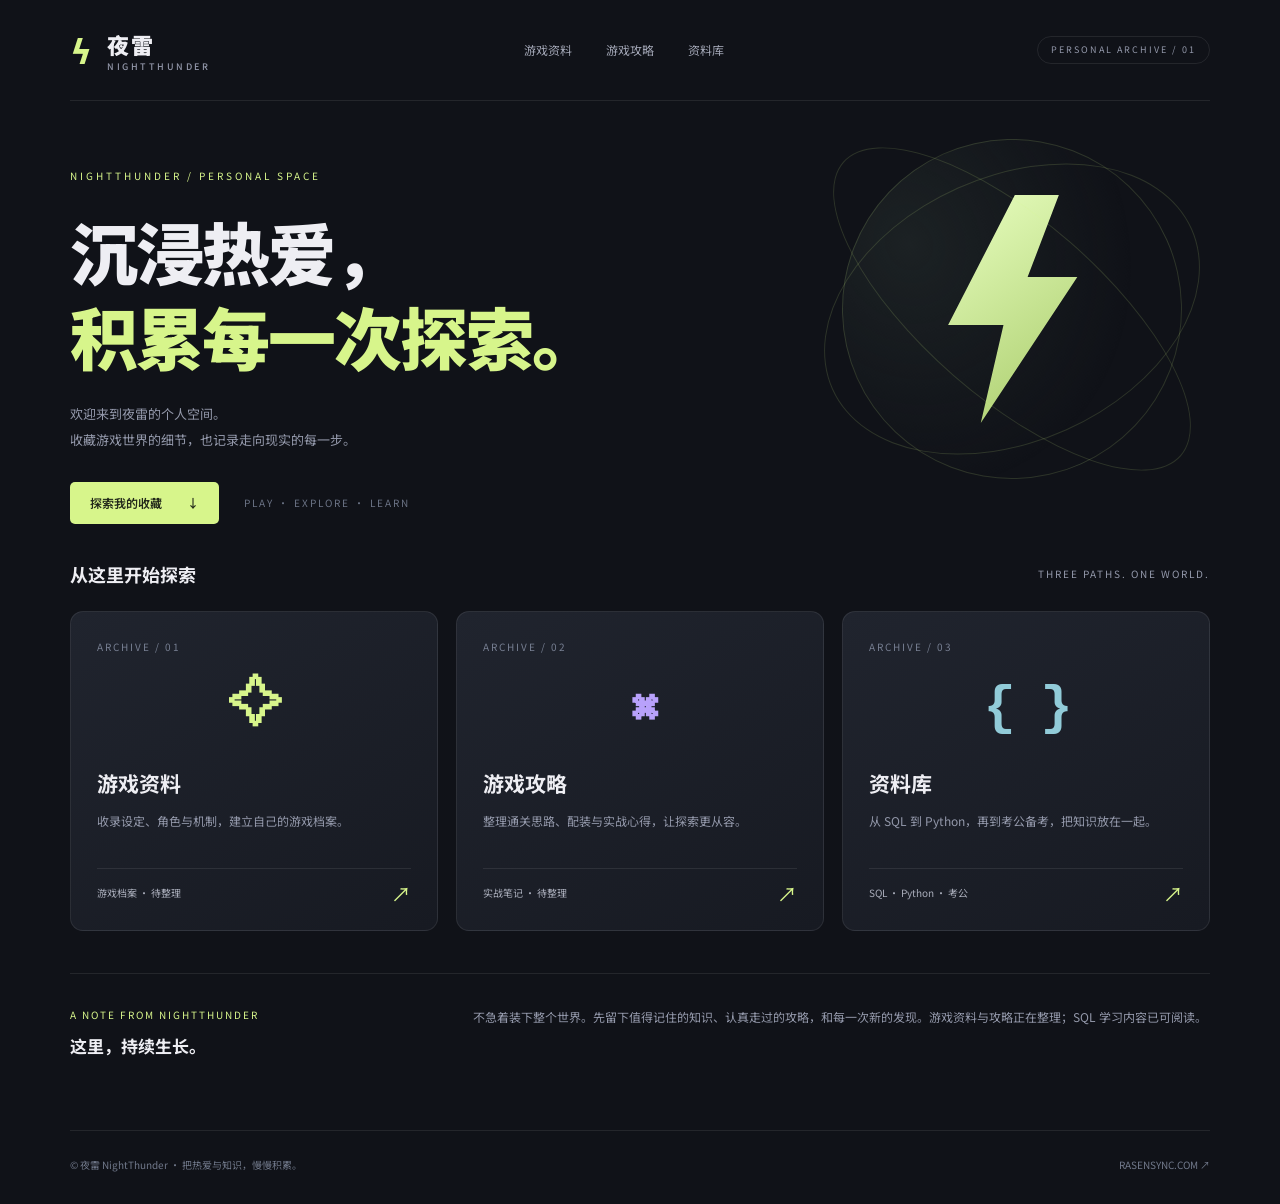
<file: index.html>
<!doctype html><html lang="zh-CN"><head><meta charset="utf-8"><meta name="viewport" content="width=device-width,initial-scale=1"><meta name="description" content="夜雷的个人空间：游戏资料、游戏攻略与学习资料库。"><title>首页 · 夜雷 NightThunder</title><link rel="stylesheet" href="style.css"></head><body><header><a class="brand" href="index.html"><em>ϟ</em><span>夜雷<small>NIGHTTHUNDER</small></span></a><nav><a class="" href="games/">游戏资料</a><a class="" href="guides/">游戏攻略</a><a class="" href="library/">资料库</a></nav><span class="issue">PERSONAL ARCHIVE / 01</span></header><main><section class="hero "><div class="eyebrow">NIGHTTHUNDER / PERSONAL SPACE</div><h1>沉浸热爱，<br><span>积累每一次探索。</span></h1><p>欢迎来到夜雷的个人空间。<br>收藏游戏世界的细节，也记录走向现实的每一步。</p><div class="orb" aria-hidden="true"><div class="bolt"></div></div><div class="hero-foot"><a class="button" href="#explore">探索我的收藏 <span>↓</span></a><small>PLAY · EXPLORE · LEARN</small></div></section><section id="explore"><div class="section-title"><h2>从这里开始探索</h2><span>THREE PATHS. ONE WORLD.</span></div><div class="cards"><a class="card" href="./games/"><span class="number">ARCHIVE / 01</span><div class="card-art" aria-hidden="true">✧</div><h3>游戏资料</h3><p>收录设定、角色与机制，建立自己的游戏档案。</p><div class="card-bottom"><span>游戏档案 · 待整理</span><span class="arrow">↗</span></div></a><a class="card" href="./guides/"><span class="number">ARCHIVE / 02</span><div class="card-art" aria-hidden="true">⌘</div><h3>游戏攻略</h3><p>整理通关思路、配装与实战心得，让探索更从容。</p><div class="card-bottom"><span>实战笔记 · 待整理</span><span class="arrow">↗</span></div></a><a class="card" href="./library/"><span class="number">ARCHIVE / 03</span><div class="card-art" aria-hidden="true">{ }</div><h3>资料库</h3><p>从 SQL 到 Python，再到考公备考，把知识放在一起。</p><div class="card-bottom"><span>SQL · Python · 考公</span><span class="arrow">↗</span></div></a></div></section><section class="note"><div><div class="label">A NOTE FROM NIGHTTHUNDER</div><h2>这里，持续生长。</h2></div><p>不急着装下整个世界。先留下值得记住的知识、认真走过的攻略，和每一次新的发现。游戏资料与攻略正在整理；SQL 学习内容已可阅读。</p></section></main><footer><div class="footer"><span>© 夜雷 NightThunder · 把热爱与知识，慢慢积累。</span><a href="index.html">RASENSYNC.COM ↗</a></div></footer></body></html>
</file>
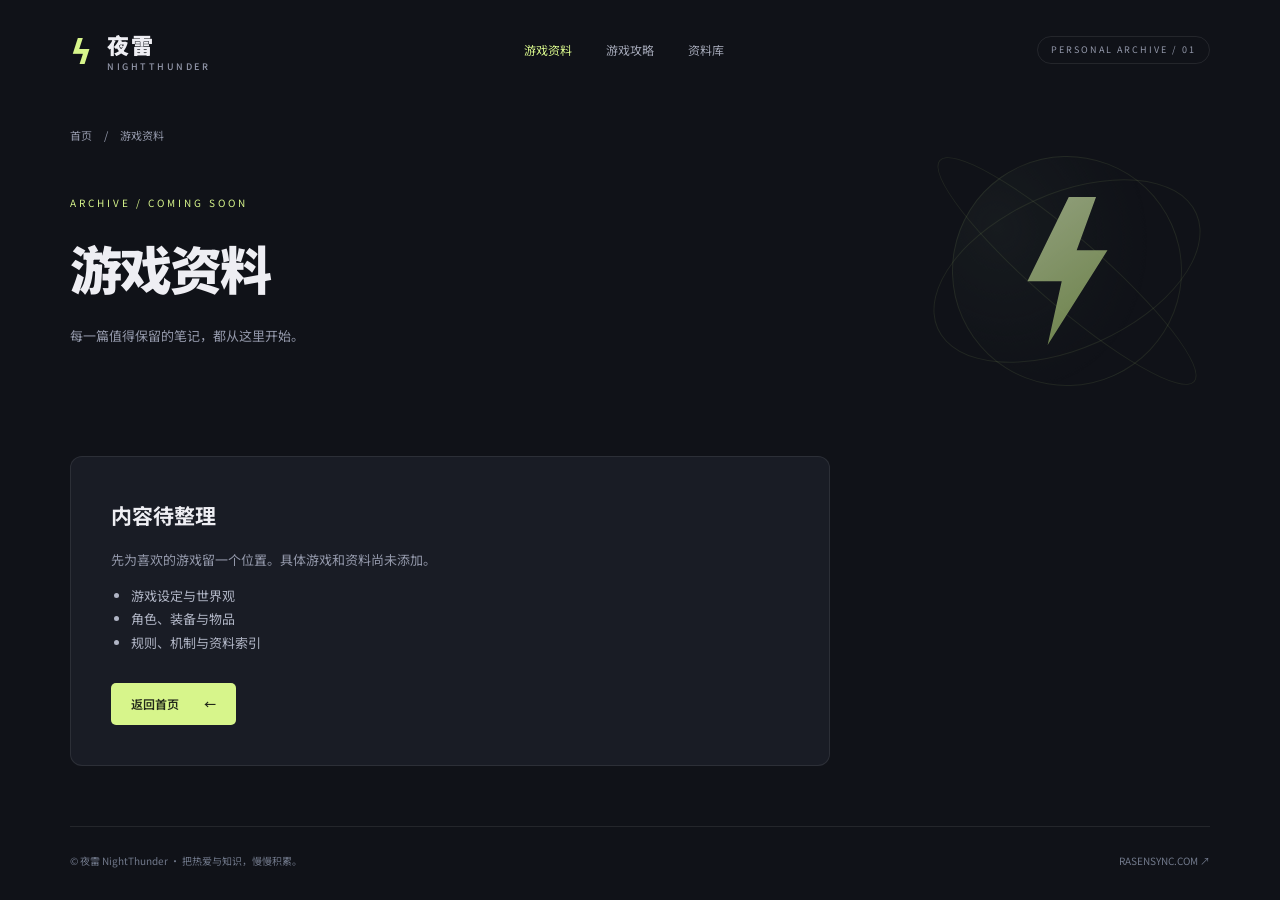
<file: games/index.html>
<!doctype html><html lang="zh-CN"><head><meta charset="utf-8"><meta name="viewport" content="width=device-width,initial-scale=1"><meta name="description" content="夜雷的个人空间：游戏资料、游戏攻略与学习资料库。"><title>游戏资料 · 夜雷 NightThunder</title><link rel="stylesheet" href="../style.css"></head><body><header><a class="brand" href="../index.html"><em>ϟ</em><span>夜雷<small>NIGHTTHUNDER</small></span></a><nav><a class="active" href="../games/">游戏资料</a><a class="" href="../guides/">游戏攻略</a><a class="" href="../library/">资料库</a></nav><span class="issue">PERSONAL ARCHIVE / 01</span></header><main><div class="crumb"><a href="../">首页</a><span>/</span><span>游戏资料</span></div><section class="hero inner"><div class="eyebrow">ARCHIVE / COMING SOON</div><h1>游戏资料</h1><p>每一篇值得保留的笔记，都从这里开始。</p><div class="orb" aria-hidden="true"><div class="bolt"></div></div></section><section class="empty"><h2>内容待整理</h2><p>先为喜欢的游戏留一个位置。具体游戏和资料尚未添加。</p><ul><li>游戏设定与世界观</li><li>角色、装备与物品</li><li>规则、机制与资料索引</li></ul><a class="button" href="../">返回首页 <span>←</span></a></section></main><footer><div class="footer"><span>© 夜雷 NightThunder · 把热爱与知识，慢慢积累。</span><a href="../index.html">RASENSYNC.COM ↗</a></div></footer></body></html>
</file>
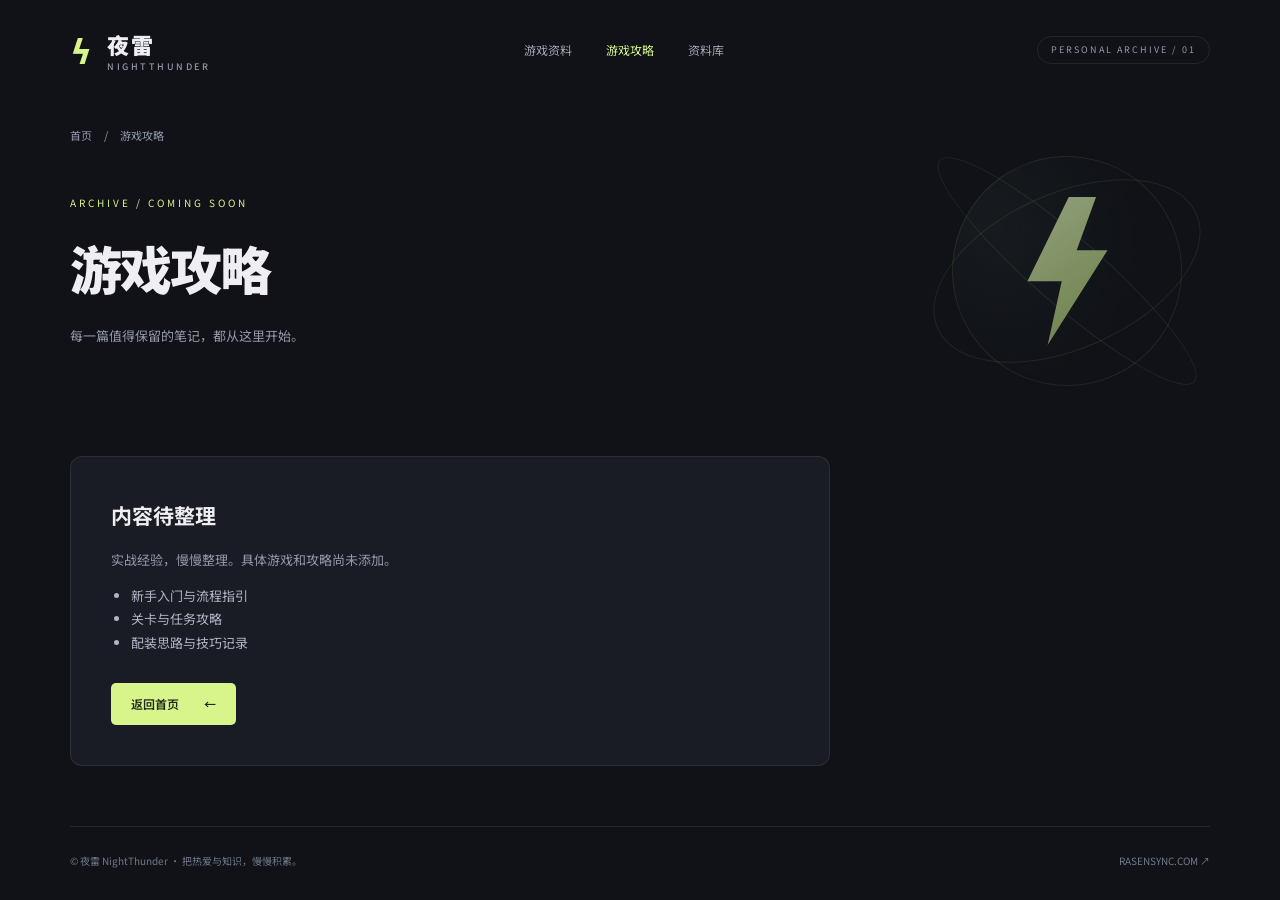
<file: guides/index.html>
<!doctype html><html lang="zh-CN"><head><meta charset="utf-8"><meta name="viewport" content="width=device-width,initial-scale=1"><meta name="description" content="夜雷的个人空间：游戏资料、游戏攻略与学习资料库。"><title>游戏攻略 · 夜雷 NightThunder</title><link rel="stylesheet" href="../style.css"></head><body><header><a class="brand" href="../index.html"><em>ϟ</em><span>夜雷<small>NIGHTTHUNDER</small></span></a><nav><a class="" href="../games/">游戏资料</a><a class="active" href="../guides/">游戏攻略</a><a class="" href="../library/">资料库</a></nav><span class="issue">PERSONAL ARCHIVE / 01</span></header><main><div class="crumb"><a href="../">首页</a><span>/</span><span>游戏攻略</span></div><section class="hero inner"><div class="eyebrow">ARCHIVE / COMING SOON</div><h1>游戏攻略</h1><p>每一篇值得保留的笔记，都从这里开始。</p><div class="orb" aria-hidden="true"><div class="bolt"></div></div></section><section class="empty"><h2>内容待整理</h2><p>实战经验，慢慢整理。具体游戏和攻略尚未添加。</p><ul><li>新手入门与流程指引</li><li>关卡与任务攻略</li><li>配装思路与技巧记录</li></ul><a class="button" href="../">返回首页 <span>←</span></a></section></main><footer><div class="footer"><span>© 夜雷 NightThunder · 把热爱与知识，慢慢积累。</span><a href="../index.html">RASENSYNC.COM ↗</a></div></footer></body></html>
</file>
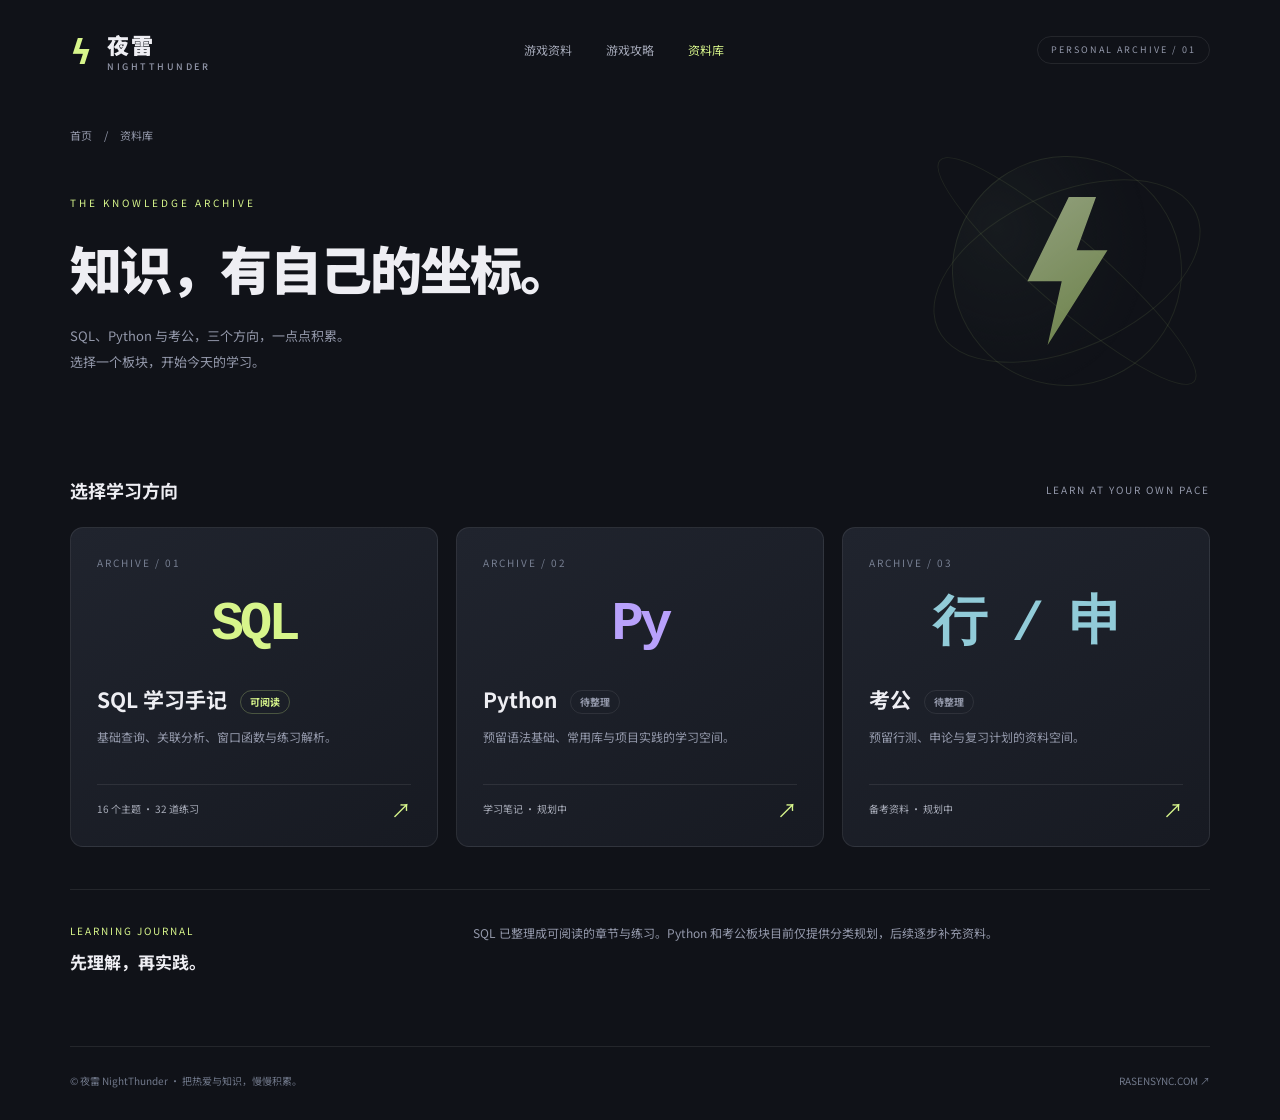
<file: library/index.html>
<!doctype html><html lang="zh-CN"><head><meta charset="utf-8"><meta name="viewport" content="width=device-width,initial-scale=1"><meta name="description" content="夜雷的个人空间：游戏资料、游戏攻略与学习资料库。"><title>资料库 · 夜雷 NightThunder</title><link rel="stylesheet" href="../style.css"></head><body><header><a class="brand" href="../index.html"><em>ϟ</em><span>夜雷<small>NIGHTTHUNDER</small></span></a><nav><a class="" href="../games/">游戏资料</a><a class="" href="../guides/">游戏攻略</a><a class="active" href="../library/">资料库</a></nav><span class="issue">PERSONAL ARCHIVE / 01</span></header><main><div class="crumb"><a href="../">首页</a><span>/</span><span>资料库</span></div><section class="hero inner"><div class="eyebrow">THE KNOWLEDGE ARCHIVE</div><h1>知识，有自己的坐标。</h1><p>SQL、Python 与考公，三个方向，一点点积累。<br>选择一个板块，开始今天的学习。</p><div class="orb" aria-hidden="true"><div class="bolt"></div></div></section><div class="section-title"><h2>选择学习方向</h2><span>LEARN AT YOUR OWN PACE</span></div><div class="cards"><a class="card" href="./sql/"><span class="number">ARCHIVE / 01</span><div class="card-art" aria-hidden="true">SQL</div><h3>SQL 学习手记 <span class="status available">可阅读</span></h3><p>基础查询、关联分析、窗口函数与练习解析。</p><div class="card-bottom"><span>16 个主题 · 32 道练习</span><span class="arrow">↗</span></div></a><a class="card" href="./python/"><span class="number">ARCHIVE / 02</span><div class="card-art" aria-hidden="true">Py</div><h3>Python <span class="status">待整理</span></h3><p>预留语法基础、常用库与项目实践的学习空间。</p><div class="card-bottom"><span>学习笔记 · 规划中</span><span class="arrow">↗</span></div></a><a class="card" href="./exam/"><span class="number">ARCHIVE / 03</span><div class="card-art" aria-hidden="true">行 / 申</div><h3>考公 <span class="status">待整理</span></h3><p>预留行测、申论与复习计划的资料空间。</p><div class="card-bottom"><span>备考资料 · 规划中</span><span class="arrow">↗</span></div></a></div><section class="note"><div><div class="label">LEARNING JOURNAL</div><h2>先理解，再实践。</h2></div><p>SQL 已整理成可阅读的章节与练习。Python 和考公板块目前仅提供分类规划，后续逐步补充资料。</p></section></main><footer><div class="footer"><span>© 夜雷 NightThunder · 把热爱与知识，慢慢积累。</span><a href="../index.html">RASENSYNC.COM ↗</a></div></footer></body></html>
</file>
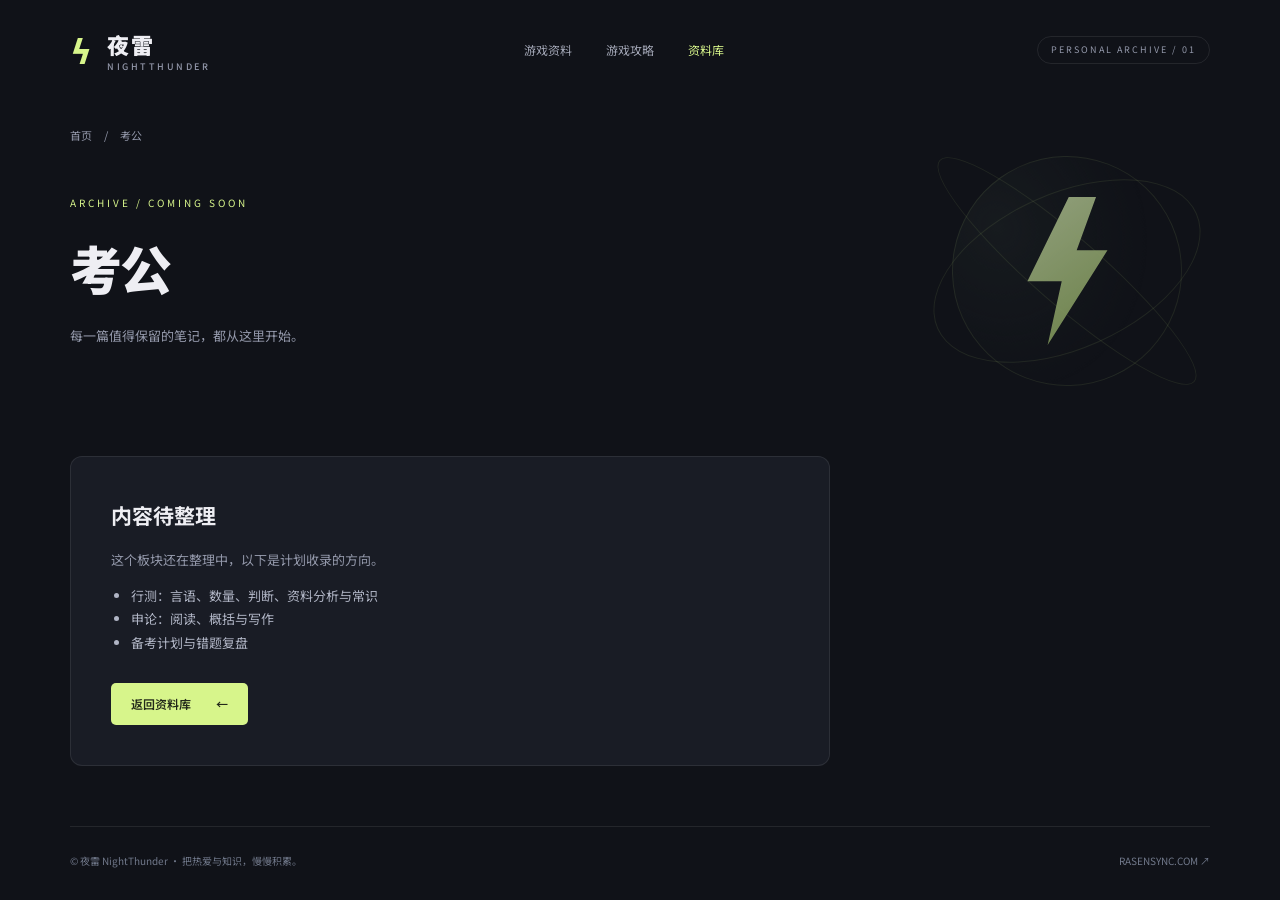
<file: library/exam/index.html>
<!doctype html><html lang="zh-CN"><head><meta charset="utf-8"><meta name="viewport" content="width=device-width,initial-scale=1"><meta name="description" content="夜雷的个人空间：游戏资料、游戏攻略与学习资料库。"><title>考公 · 夜雷 NightThunder</title><link rel="stylesheet" href="../../style.css"></head><body><header><a class="brand" href="../../index.html"><em>ϟ</em><span>夜雷<small>NIGHTTHUNDER</small></span></a><nav><a class="" href="../../games/">游戏资料</a><a class="" href="../../guides/">游戏攻略</a><a class="active" href="../../library/">资料库</a></nav><span class="issue">PERSONAL ARCHIVE / 01</span></header><main><div class="crumb"><a href="../../">首页</a><span>/</span><span>考公</span></div><section class="hero inner"><div class="eyebrow">ARCHIVE / COMING SOON</div><h1>考公</h1><p>每一篇值得保留的笔记，都从这里开始。</p><div class="orb" aria-hidden="true"><div class="bolt"></div></div></section><section class="empty"><h2>内容待整理</h2><p>这个板块还在整理中，以下是计划收录的方向。</p><ul><li>行测：言语、数量、判断、资料分析与常识</li><li>申论：阅读、概括与写作</li><li>备考计划与错题复盘</li></ul><a class="button" href="../../library/">返回资料库 <span>←</span></a></section></main><footer><div class="footer"><span>© 夜雷 NightThunder · 把热爱与知识，慢慢积累。</span><a href="../../index.html">RASENSYNC.COM ↗</a></div></footer></body></html>
</file>
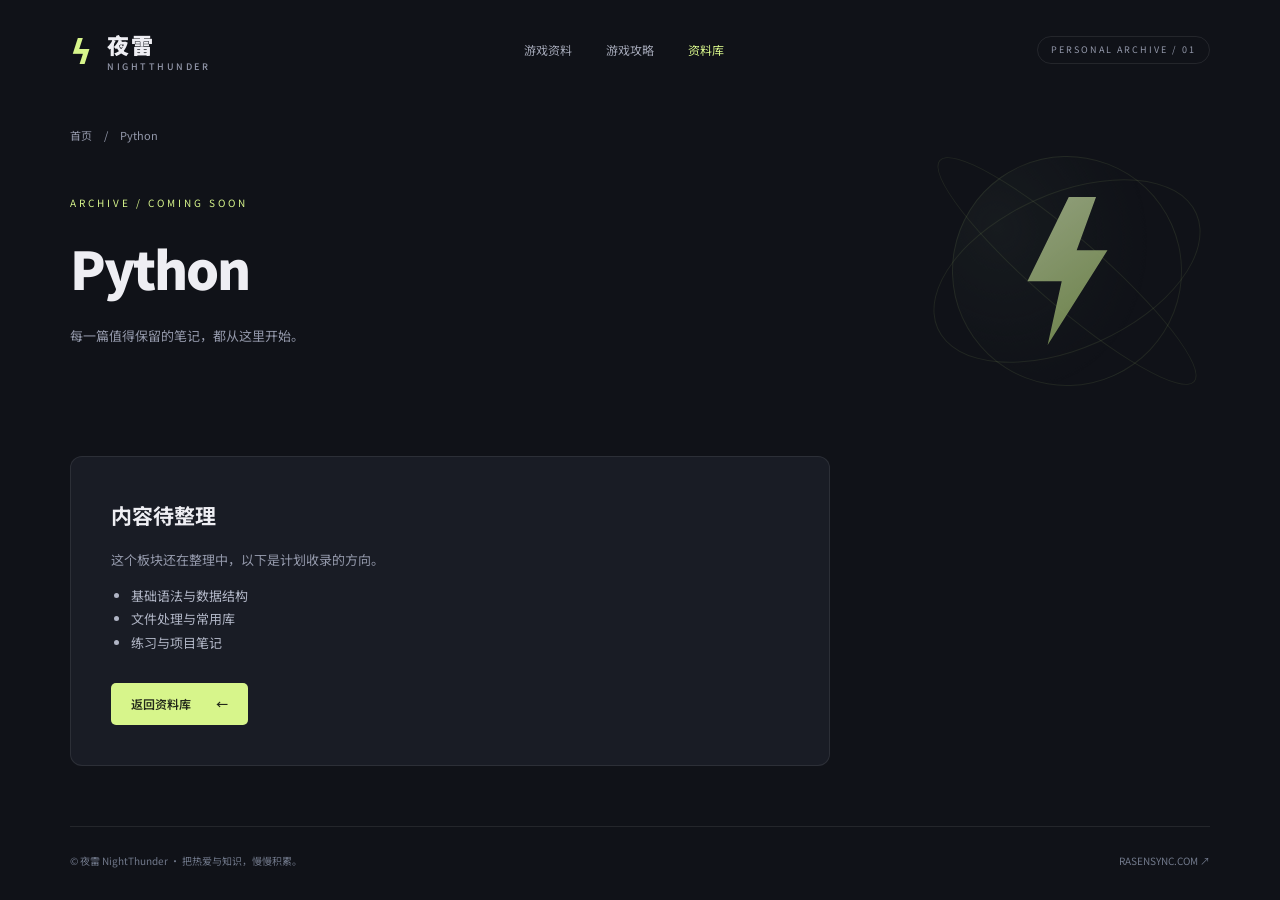
<file: library/python/index.html>
<!doctype html><html lang="zh-CN"><head><meta charset="utf-8"><meta name="viewport" content="width=device-width,initial-scale=1"><meta name="description" content="夜雷的个人空间：游戏资料、游戏攻略与学习资料库。"><title>Python · 夜雷 NightThunder</title><link rel="stylesheet" href="../../style.css"></head><body><header><a class="brand" href="../../index.html"><em>ϟ</em><span>夜雷<small>NIGHTTHUNDER</small></span></a><nav><a class="" href="../../games/">游戏资料</a><a class="" href="../../guides/">游戏攻略</a><a class="active" href="../../library/">资料库</a></nav><span class="issue">PERSONAL ARCHIVE / 01</span></header><main><div class="crumb"><a href="../../">首页</a><span>/</span><span>Python</span></div><section class="hero inner"><div class="eyebrow">ARCHIVE / COMING SOON</div><h1>Python</h1><p>每一篇值得保留的笔记，都从这里开始。</p><div class="orb" aria-hidden="true"><div class="bolt"></div></div></section><section class="empty"><h2>内容待整理</h2><p>这个板块还在整理中，以下是计划收录的方向。</p><ul><li>基础语法与数据结构</li><li>文件处理与常用库</li><li>练习与项目笔记</li></ul><a class="button" href="../../library/">返回资料库 <span>←</span></a></section></main><footer><div class="footer"><span>© 夜雷 NightThunder · 把热爱与知识，慢慢积累。</span><a href="../../index.html">RASENSYNC.COM ↗</a></div></footer></body></html>
</file>
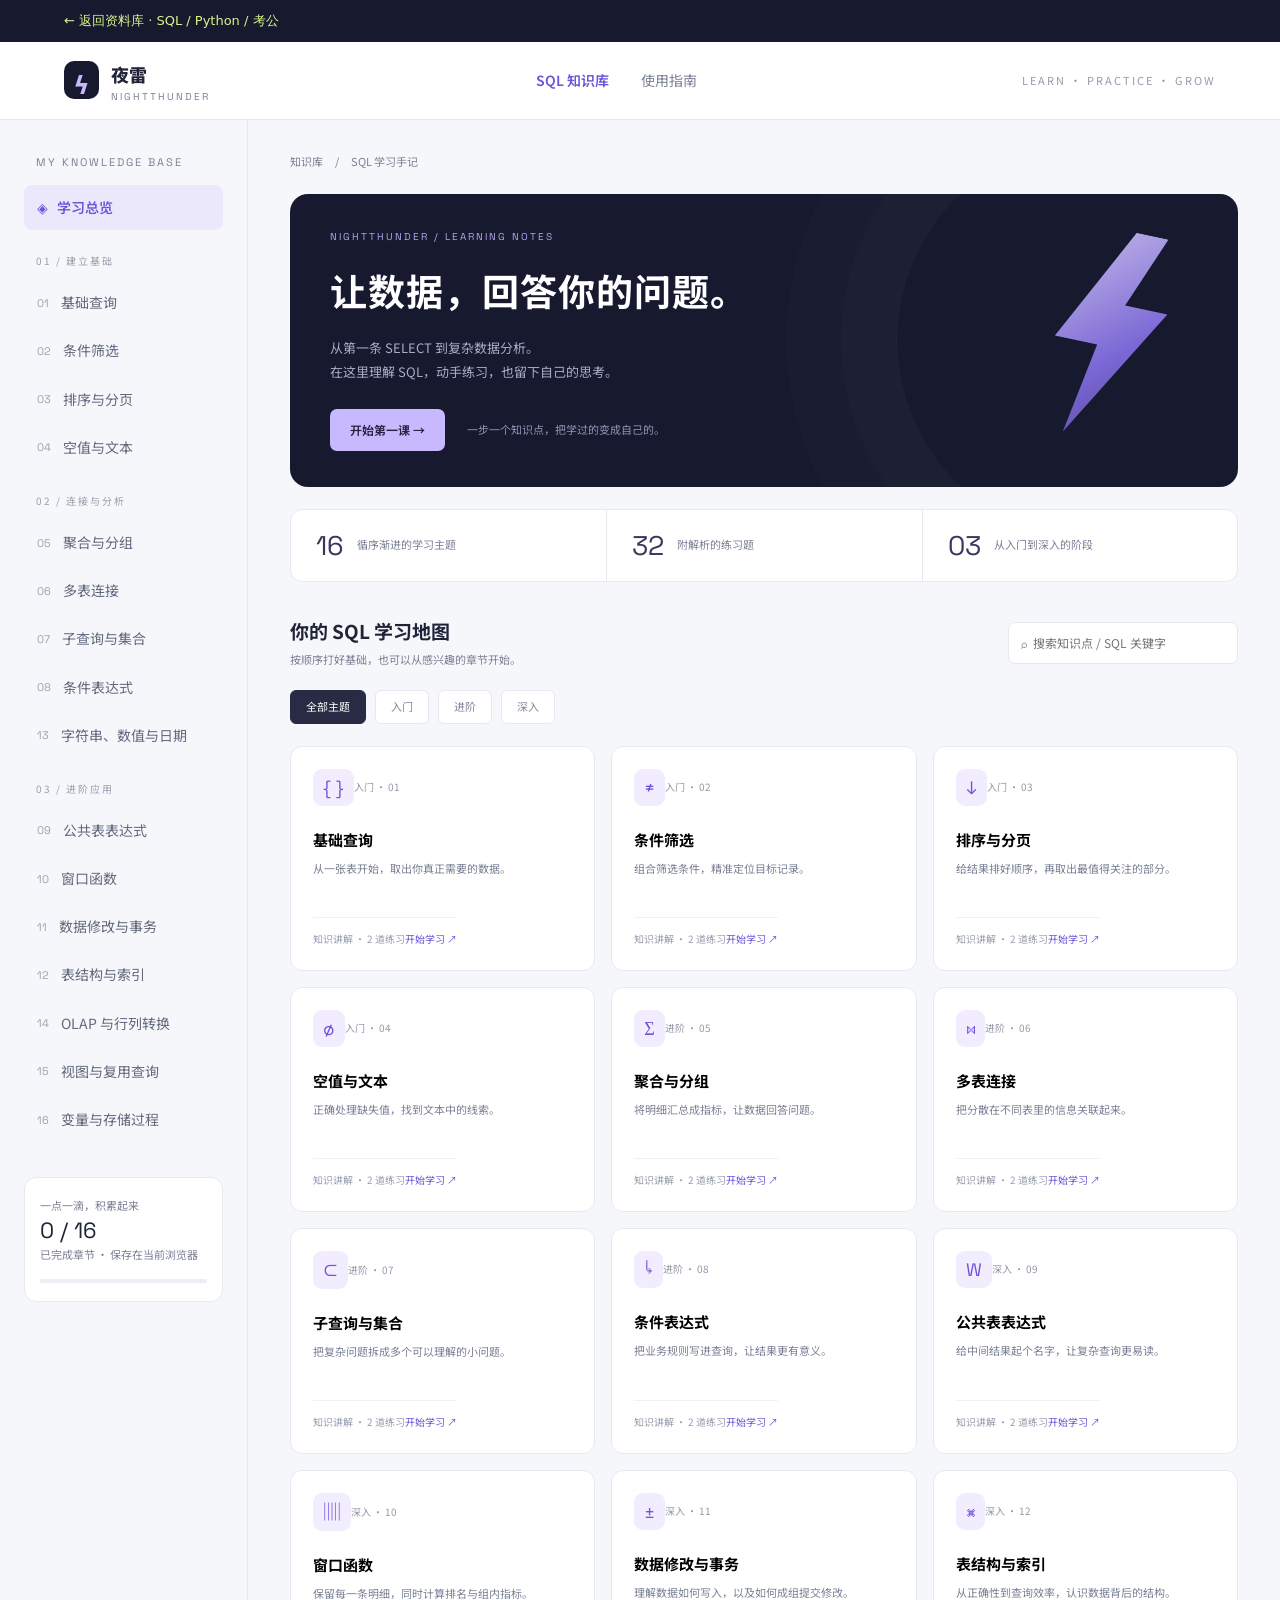
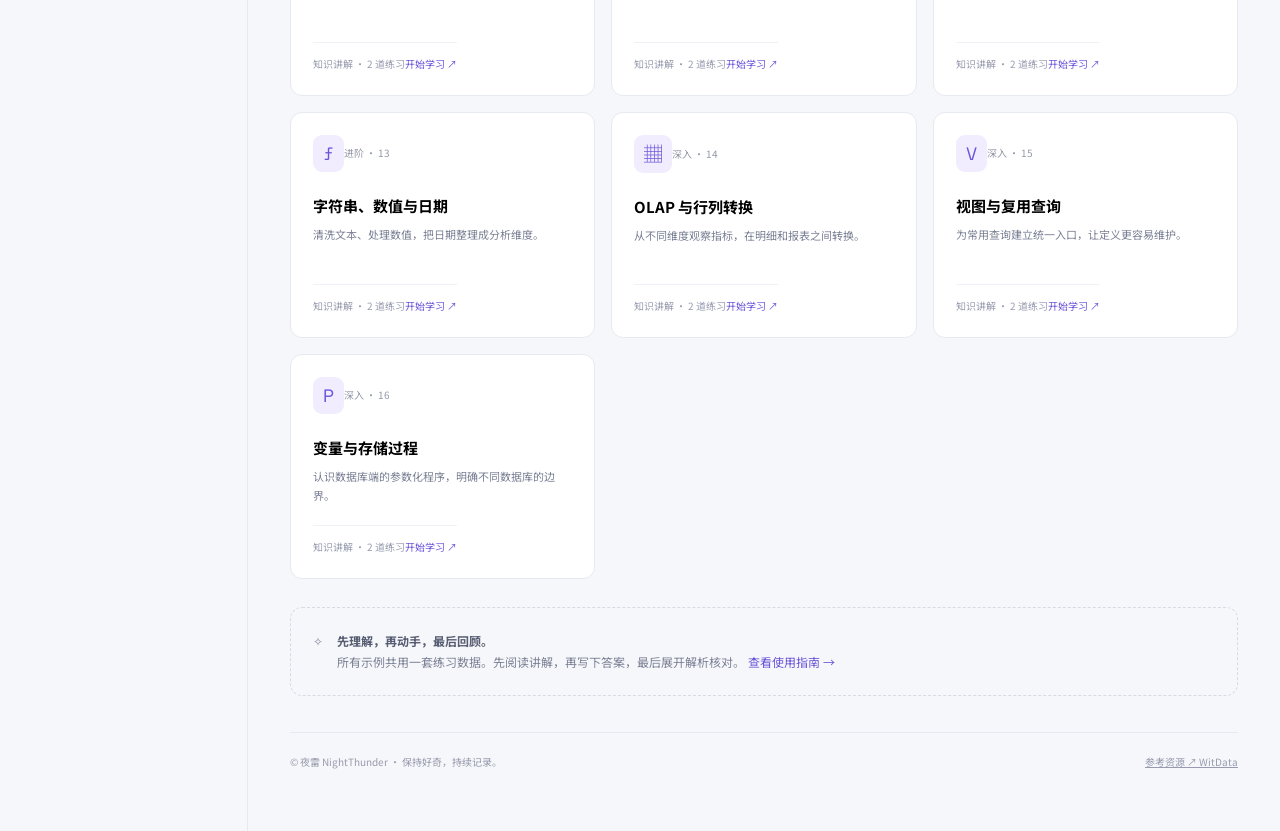
<file: library/sql/index.html>
<!doctype html>
<html lang="zh-CN"><head><meta charset="utf-8"><meta name="viewport" content="width=device-width,initial-scale=1"><meta name="description" content="夜雷的 SQL 学习手记：16 个主题、32 道练习，从查询基础到窗口函数。"><title>SQL 学习手记 · 夜雷 NightThunder</title>
<style>
@import url('https://fonts.googleapis.com/css2?family=Noto+Sans+SC:wght@400;500;600;700;800&family=Space+Grotesk:wght@400;500;600;700&display=swap');
:root{--bg:#f6f7fa;--ink:#202438;--muted:#7b8195;--line:#e7e9f0;--purple:#6c55d9;--dark:#17192f}*{box-sizing:border-box}body{margin:0;background:var(--bg);color:var(--ink);font:14px/1.8 "Noto Sans SC",system-ui,sans-serif}button,input{font:inherit}button,a{ -webkit-tap-highlight-color:transparent}button{cursor:pointer}a{color:inherit;text-decoration:none}button:focus-visible,a:focus-visible,input:focus-visible{outline:3px solid #a390ff;outline-offset:4px}header{height:78px;background:#fff;border-bottom:1px solid var(--line);display:flex;align-items:center;justify-content:space-between;padding:0 5%;position:relative;z-index:2}.brand{display:flex;gap:12px;align-items:center;font-size:18px;font-weight:800}.mark{background:var(--dark);color:#c8b8ff;width:35px;height:38px;display:grid;place-items:center;border-radius:10px;font-size:25px}.brand small{font:10px "Space Grotesk",sans-serif;letter-spacing:2px;display:block;color:var(--muted)}nav{display:flex;gap:32px;align-items:center;color:var(--muted)}nav .active{color:var(--purple);font-weight:600}.topnote{font-size:11px;letter-spacing:2px;color:#969bad}.shell{max-width:1440px;margin:auto;display:grid;grid-template-columns:248px minmax(0,1fr)}aside{padding:35px 24px;border-right:1px solid var(--line);min-height:calc(100vh - 78px)}.side-title,.eyebrow{font:11px "Space Grotesk",sans-serif;letter-spacing:2px;color:var(--muted)}.side-title{margin:0 0 16px 12px}.sidebtn{width:100%;border:0;background:none;text-align:left;padding:10px 13px;color:#62697e;border-radius:8px;display:flex;gap:12px;align-items:center;margin:3px 0}.sidebtn.active{background:#ece8fc;color:var(--purple);font-weight:600}.sidebtn span:first-child{font:11px "Space Grotesk";opacity:.6}.sidebtn i{margin-left:auto;color:#65a486;font-style:normal}.sidegroup{font-size:10px;color:#9a9fb0;margin:22px 12px 10px;letter-spacing:2px}.progressbox{margin-top:35px;padding:18px 15px;border:1px solid var(--line);border-radius:12px;background:#fff}.progressbox b{font:22px "Space Grotesk"}.progressbox small{color:var(--muted);display:block;font-size:11px}.track{height:4px;background:#eeedf5;border-radius:4px;margin-top:14px;overflow:hidden}.track div{height:100%;background:var(--purple);transition:width .3s}main{padding:32px 42px 60px;min-width:0}.crumb{font-size:11px;color:var(--muted);margin-bottom:22px;display:flex;gap:12px}.hero{position:relative;overflow:hidden;background:var(--dark);color:#fff;border-radius:18px;min-height:290px;padding:36px 40px}.hero:after{content:"";position:absolute;width:400px;height:400px;border:1px solid #ffffff0c;border-radius:50%;right:-60px;top:-55px;box-shadow:0 0 0 55px #ffffff03,0 0 0 110px #ffffff03;pointer-events:none}.hero .eyebrow{color:#b3a4e9;font-size:10px}.hero h1{font-size:37px;letter-spacing:1px;margin:14px 0 8px;font-weight:700}.hero p{color:#a7abc4;max-width:410px;font-size:13px}.hero .bolt{position:absolute;right:70px;top:35px;width:120px;height:210px;transform:rotate(12deg);background:linear-gradient(140deg,#ded4ff,#8671e9 60%,#5a479b);clip-path:polygon(56% 0,7% 56%,43% 56%,30% 100%,95% 35%,59% 35%,83% 0);filter:drop-shadow(0 0 24px #9575ff);opacity:.9}.hero-bottom{display:flex;align-items:center;gap:22px;margin-top:26px;position:relative;z-index:1}.primary{border:0;border-radius:7px;background:var(--purple);color:#fff;padding:10px 20px;font-size:12px;font-weight:600}.hero .primary{background:#c8b9ff;color:#292143}.hero-bottom small{color:#8e94b1;font-size:11px}.stats{display:grid;grid-template-columns:repeat(3,1fr);border:1px solid var(--line);border-radius:12px;background:white;margin:22px 0 32px}.stat{padding:18px 25px;display:flex;align-items:center;gap:13px}.stat+.stat{border-left:1px solid var(--line)}.stat b{font:27px "Space Grotesk";color:#3c365e}.stat span{font-size:11px;color:var(--muted)}.section-head{display:flex;justify-content:space-between;align-items:center;gap:20px;margin-bottom:18px}.section-head h2{margin:0;font-size:19px}.section-head p{font-size:11px;color:var(--muted);margin:2px 0}.search{border:1px solid var(--line);border-radius:7px;background:#fff;padding:9px 12px;width:230px;font-size:12px}.filters{display:flex;gap:9px;margin-bottom:22px;flex-wrap:wrap}.filter{border:1px solid var(--line);background:#fff;color:#84899b;font-size:11px;padding:6px 15px;border-radius:6px}.filter.active{background:#282b43;color:white;border-color:#282b43}.cards{display:grid;grid-template-columns:repeat(3,minmax(0,1fr));gap:16px}.card{background:#fff;border:1px solid var(--line);border-radius:12px;padding:22px;text-align:left;display:flex;flex-direction:column;position:relative;transition:transform .2s,border-color .2s}.card:hover{transform:translateY(-3px);border-color:#b6a7ee}.card-top{display:flex;justify-content:space-between;align-items:center;margin-bottom:20px}.icon{background:#f1edff;color:var(--purple);font:18px "Space Grotesk";padding:7px 10px;border-radius:9px}.badge{font-size:10px;color:#9498a8}.card h3{font-size:15px;margin:0 0 6px}.card p{font-size:11px;color:var(--muted);margin:0 0 18px;min-height:40px}.card-foot{border-top:1px solid #f0f1f6;padding-top:12px;color:#999eb0;font-size:10px;display:flex;justify-content:space-between;margin-top:auto}.card-foot b{color:var(--purple);font-weight:400}.bottom-note{padding:22px;margin-top:28px;border:1px dashed #d8d9e4;border-radius:12px;color:#7d8296;font-size:12px;display:flex;gap:14px}.bottom-note strong{color:#575d73}.footer{display:flex;justify-content:space-between;border-top:1px solid var(--line);margin-top:36px;padding-top:20px;font-size:10px;color:#979bad}.footer a{text-decoration:underline}.lesson-head{background:#fff;border:1px solid var(--line);padding:30px;border-radius:14px}.lesson-head h1{font-size:29px;margin:7px 0}.lesson-head p{color:var(--muted)}.back{background:none;border:0;padding:0;color:var(--purple);font-size:12px;margin-bottom:18px}.panel{background:white;border:1px solid var(--line);border-radius:12px;padding:26px;margin:20px 0}.panel h2{font-size:17px;margin:0 0 14px}.panel p{color:#626a80}.codebox{position:relative}pre{background:#1d2036;color:#dfdaf5;padding:25px 20px;border-radius:9px;overflow:auto;font:12px/1.9 Consolas,monospace;tab-size:2;white-space:pre}.copy{position:absolute;right:10px;top:10px;background:#363950;border:1px solid #54576e;color:#ddd;border-radius:4px;font-size:10px;padding:3px 8px}.tip{border-left:3px solid #ab96ef;padding:12px 16px;background:#f7f4ff;font-size:12px}.exercise{border-top:1px solid var(--line);padding:22px 0 5px}.exercise h3{font-size:14px;margin:0 0 10px}.exercise p{font-size:13px}.exercise textarea{width:100%;min-height:110px;resize:vertical;background:#f8f9fc;border:1px solid #dddfea;border-radius:7px;padding:15px;color:#414760;font:12px/1.7 Consolas,monospace}.exercise summary{color:var(--purple);font-size:12px;cursor:pointer;margin:13px 0}.actions{display:flex;gap:12px;align-items:center;flex-wrap:wrap}.secondary{border:1px solid var(--line);background:#fff;color:#656b80;padding:9px 17px;border-radius:7px;font-size:12px}.empty{padding:50px;color:var(--muted);grid-column:1/-1;text-align:center}.data-table{width:100%;border-collapse:collapse;font-size:12px}.data-table td,.data-table th{padding:8px;text-align:left;border-bottom:1px solid var(--line)}.data-table th{color:#6e648d}.mobile-menu{display:none}.muted{color:var(--muted);font-size:11px}#toast{position:fixed;bottom:24px;left:50%;transform:translateX(-50%);background:#252840;color:white;padding:9px 22px;border-radius:8px;z-index:10;display:none}
@media(min-width:1450px){main{padding-left:50px;padding-right:50px}}@media(max-width:1050px){.cards{grid-template-columns:repeat(2,1fr)}.shell{grid-template-columns:205px minmax(0,1fr)}main{padding:26px}.hero .bolt{right:24px;width:90px;opacity:.35}.hero h1{font-size:30px}.stat{padding:16px}.topnote{display:none}}@media(max-width:700px){header{height:67px;padding:0 20px}nav{gap:18px;font-size:12px}.shell{display:block}aside{display:none;min-height:auto;border-bottom:1px solid var(--line);padding:20px}aside.open{display:block}.mobile-menu{display:inline-block;border:0;background:transparent;color:var(--purple);font-size:12px}main{padding:20px}.hero{padding:28px 24px;min-height:275px}.hero h1{font-size:28px}.hero p{max-width:260px}.hero .bolt{right:-12px}.hero-bottom{gap:12px;flex-wrap:wrap}.stats{margin:16px 0 26px}.stat{padding:12px 10px;display:block}.stat b{display:block;font-size:23px}.stat span{font-size:10px}.cards{gap:12px}.card{padding:16px}.section-head{align-items:flex-start;flex-direction:column;gap:12px}.search{width:100%}.card p{min-height:60px}.panel{padding:20px}.lesson-head{padding:22px}.footer{gap:12px;flex-wrap:wrap}.brand{font-size:16px}.brand small{font-size:8px}}@media(prefers-reduced-motion:reduce){*{transition:none!important;scroll-behavior:auto!important}}
</style></head><body><a class="back-sql" href="../" style="display:block;background:#17192f;color:#d7f58b;padding:12px 5%;font:13px system-ui;text-decoration:none">← 返回资料库 · SQL / Python / 考公</a>
<header><a class="brand" href="#overview"><span class="mark">ϟ</span><span>夜雷<small>NIGHTTHUNDER</small></span></a><nav><a class="active" href="#overview">SQL 知识库</a><a href="#guide">使用指南</a></nav><span class="topnote">LEARN · PRACTICE · GROW</span></header>
<div class="shell"><aside id="sidebar"><div class="side-title">MY KNOWLEDGE BASE</div><button class="sidebtn" data-home>◈ &nbsp; 学习总览</button><div id="chapter-nav"></div><div class="progressbox"><small>一点一滴，积累起来</small><b id="progress-num">0 / 12</b><small>已完成章节 · 保存在当前浏览器</small><div class="track"><div id="progress-bar"></div></div></div></aside><main><div class="crumb"><a href="#overview">知识库</a><span>/</span><span>SQL 学习手记</span><button class="mobile-menu" id="menu">☰ 章节目录</button></div><div id="app"></div><footer class="footer"><span>© 夜雷 NightThunder · 保持好奇，持续记录。</span><a href="https://witdata.com/pages/exercises.html" target="_blank" rel="noopener">参考资源 ↗ WitData</a></footer></main></div><div id="toast" role="status"></div>
<script>const lessons = [
{id:'select',title:'基础查询',level:'入门',icon:'{ }',keys:'SELECT DISTINCT AS',desc:'从一张表开始，取出你真正需要的数据。',intro:'SELECT 指定输出列，FROM 指定数据来源。使用 AS 为列取别名；DISTINCT 对整个输出行去重。没有 ORDER BY 时，结果顺序没有保证。',code:"SELECT name AS student_name, city\nFROM students\nORDER BY id;",result:'student_name | city\n林晓         | 北京\n陈墨         | 上海\n苏禾         | 北京\n周雨         | 杭州',tip:'避免把 SELECT * 当成默认写法。明确列名可以让查询意图更清晰，也能减少不必要的数据传输。',ex:[['查询所有学生的姓名和分数，按编号升序。','SELECT name, score\nFROM students\nORDER BY id;','先选择两列，再指定排序。'],['查询不重复的城市，并按城市名称排序。','SELECT DISTINCT city\nFROM students\nORDER BY city;','DISTINCT city 对城市值去重。']]},
{id:'where',title:'条件筛选',level:'入门',icon:'≠',keys:'WHERE AND OR IN BETWEEN',desc:'组合筛选条件，精准定位目标记录。',intro:'WHERE 在分组之前筛选行。比较运算可以结合 AND、OR、IN 与 BETWEEN；AND 优先于 OR，复杂条件建议显式加括号。BETWEEN 包含两端边界。',code:"SELECT name, score\nFROM students\nWHERE city = '北京' AND score >= 85\nORDER BY id;",result:'name | score\n林晓 | 92',tip:'字符串使用单引号。日期范围常用“>= 起点 AND < 下一段起点”，以免遗漏包含时间的记录。',ex:[['查询分数在 80 到 90 之间的学生，包含边界，按编号排序。','SELECT name, score FROM students\nWHERE score BETWEEN 80 AND 90\nORDER BY id;','BETWEEN 80 AND 90 等价于 >= 80 AND <= 90。'],['查询北京或上海、且分数不低于 85 的学生。','SELECT name FROM students\nWHERE city IN (\'北京\', \'上海\')\n  AND score >= 85\nORDER BY id;','IN 可以替代同一列的多个 OR 条件。']]},
{id:'order',title:'排序与分页',level:'入门',icon:'↓',keys:'ORDER BY LIMIT OFFSET DESC',desc:'给结果排好顺序，再取出最值得关注的部分。',intro:'ORDER BY 默认升序 ASC，DESC 表示降序。LIMIT 控制返回数量，OFFSET 跳过指定行数。排序字段相同时，再按唯一编号排序可以使分页更稳定。',code:"SELECT name, score\nFROM students\nORDER BY score DESC, id ASC\nLIMIT 2;",result:'name | score\n林晓 | 92\n周雨 | 92',tip:'这里使用 SQLite / MySQL / PostgreSQL 常见的 LIMIT 写法；SQL Server 通常使用 TOP 或 OFFSET … FETCH。',ex:[['获取分数最低的两名学生，分数相同则按编号升序。','SELECT name, score FROM students\nORDER BY score ASC, id ASC\nLIMIT 2;','升序排列后取前两行。'],['每页两条记录，查询按编号排序的第二页。','SELECT id, name FROM students\nORDER BY id\nLIMIT 2 OFFSET 2;','偏移量 = (页码 - 1) × 每页数量。']]},
{id:'null',title:'空值与文本',level:'入门',icon:'∅',keys:'NULL COALESCE LIKE',desc:'正确处理缺失值，找到文本中的线索。',intro:'NULL 表示未知或缺失，不是 0，也不是空字符串。用 IS NULL / IS NOT NULL 判断空值。COALESCE 返回第一个非空参数。LIKE 中 % 匹配任意长度字符，_ 匹配单个字符。',code:"SELECT name, COALESCE(email, '未填写') AS contact\nFROM students\nWHERE email IS NULL\nORDER BY id;",result:'name | contact\n陈墨 | 未填写\n周雨 | 未填写',tip:'不要用 = NULL 或 <> NULL 判断空值。LIKE 的大小写行为取决于数据库与排序规则。',ex:[['查找姓名以“林”开头的学生。',"SELECT name FROM students\nWHERE name LIKE '林%'\nORDER BY id;",'百分号匹配后续任意字符。'],['查询已填写邮箱的学生姓名和邮箱。','SELECT name, email FROM students\nWHERE email IS NOT NULL\nORDER BY id;','IS NOT NULL 不会排除空字符串；本示例没有空字符串邮箱。']]},
{id:'aggregate',title:'聚合与分组',level:'进阶',icon:'Σ',keys:'COUNT SUM AVG GROUP BY HAVING',desc:'将明细汇总成指标，让数据回答问题。',intro:'COUNT、SUM、AVG、MIN、MAX 将多行汇总。GROUP BY 定义分组粒度；WHERE 过滤原始行，HAVING 过滤聚合结果。COUNT(*) 数行，COUNT(列) 只数该列非 NULL 的值。',code:"SELECT city, COUNT(*) AS total,\n       ROUND(AVG(score), 1) AS avg_score\nFROM students\nGROUP BY city\nORDER BY city;",result:'city | total | avg_score\n上海 | 1     | 85.0\n北京 | 2     | 85.0\n杭州 | 1     | 92.0',tip:'选择列表中没有被聚合的列，应明确放入 GROUP BY；不要依赖某些数据库宽松模式返回的不确定值。',ex:[['统计有邮箱的学生人数。','SELECT COUNT(email) AS with_email\nFROM students;','结果是 2；COUNT(email) 忽略 NULL。'],['找出学生人数至少为 2 的城市。','SELECT city, COUNT(*) AS total\nFROM students\nGROUP BY city\nHAVING COUNT(*) >= 2\nORDER BY city;','得到北京，人数为 2。']]},
{id:'join',title:'多表连接',level:'进阶',icon:'⋈',keys:'INNER JOIN LEFT JOIN ON',desc:'把分散在不同表里的信息关联起来。',intro:'INNER JOIN 只保留匹配行；LEFT JOIN 保留所有左表行，没有匹配的右表列为 NULL。一对多连接会增加结果行数，聚合前先确认数据粒度。',code:"SELECT s.name, c.title\nFROM students AS s\nJOIN enrollments AS e ON e.student_id = s.id\nJOIN courses AS c ON c.id = e.course_id\nORDER BY s.id, c.id;",result:'name | title\n林晓 | Python 入门\n林晓 | SQL 基础\n陈墨 | SQL 基础\n苏禾 | Python 入门',tip:'LEFT JOIN 后，在 WHERE 中要求右表某列等于某个非空值，会过滤掉未匹配行。需要保留左表行时，考虑把右表筛选条件放在 ON 中。',ex:[['列出每个学生及其选课数，包括没有选课的学生。','SELECT s.name, COUNT(e.course_id) AS course_count\nFROM students s\nLEFT JOIN enrollments e ON e.student_id = s.id\nGROUP BY s.id, s.name\nORDER BY s.id;','必须统计右表的非空键；COUNT(*) 会把未匹配的保留行也算进去。'],['找出没有选课的学生。','SELECT s.name FROM students s\nLEFT JOIN enrollments e ON e.student_id = s.id\nWHERE e.student_id IS NULL\nORDER BY s.id;','结果为周雨。']]},
{id:'subquery',title:'子查询与集合',level:'进阶',icon:'⊂',keys:'EXISTS IN UNION 子查询',desc:'把复杂问题拆成多个可以理解的小问题。',intro:'子查询可以提供单个值、一组值或一张派生表。EXISTS 判断是否存在匹配行。UNION 合并并去重，UNION ALL 保留重复行，两侧列数与类型需要兼容。',code:"SELECT name, score\nFROM students\nWHERE score > (SELECT AVG(score) FROM students)\nORDER BY id;",result:'name | score\n林晓 | 92\n周雨 | 92',tip:'NOT IN 的子查询如果包含 NULL，可能让你得不到预期结果。表达“没有匹配记录”时，NOT EXISTS 通常更直接。',ex:[['用 EXISTS 查询至少选过一门课程的学生。','SELECT s.name FROM students s\nWHERE EXISTS (\n  SELECT 1 FROM enrollments e\n  WHERE e.student_id = s.id\n)\nORDER BY s.id;','EXISTS 关心是否有行，不关心 SELECT 1 的值。'],['用 NOT EXISTS 找出没有选课的学生。','SELECT s.name FROM students s\nWHERE NOT EXISTS (\n  SELECT 1 FROM enrollments e\n  WHERE e.student_id = s.id\n)\nORDER BY s.id;','相关子查询引用外层 s.id。']]},
{id:'case',title:'条件表达式',level:'进阶',icon:'↳',keys:'CASE WHEN 条件聚合',desc:'把业务规则写进查询，让结果更有意义。',intro:'CASE 按顺序检查 WHEN，返回第一个匹配条件的 THEN 值；都不匹配则返回 ELSE，没有 ELSE 时返回 NULL。把 CASE 放在 SUM 中，可以进行条件计数。',code:"SELECT name,\n  CASE WHEN score >= 90 THEN '优秀'\n       WHEN score >= 80 THEN '良好'\n       ELSE '继续加油' END AS grade\nFROM students\nORDER BY id;",result:'name | grade\n林晓 | 优秀\n陈墨 | 良好\n苏禾 | 继续加油\n周雨 | 优秀',tip:'先写更严格的条件。若先判断 score >= 80，90 分以上的记录也会先进入这个分支。',ex:[['统计分数不低于 90 的学生人数。','SELECT SUM(CASE WHEN score >= 90 THEN 1 ELSE 0 END)\n  AS excellent_count\nFROM students;','结果为 2；空表的 SUM 返回 NULL，若需 0 可外包 COALESCE。'],['按城市统计分数不低于 85 的人数。','SELECT city,\n  SUM(CASE WHEN score >= 85 THEN 1 ELSE 0 END) AS total\nFROM students\nGROUP BY city\nORDER BY city;','先在行级生成 0 或 1，再按城市求和。']]},
{id:'cte',title:'公共表表达式',level:'深入',icon:'W',keys:'WITH CTE',desc:'给中间结果起个名字，让复杂查询更易读。',intro:'WITH 定义仅在当前语句中可引用的公共表表达式（CTE）。适合分步骤计算、组织复杂查询，不会自动创建永久表，也不保证比子查询快。',code:"WITH city_scores AS (\n  SELECT city, AVG(score) AS avg_score\n  FROM students GROUP BY city\n)\nSELECT city, avg_score\nFROM city_scores\nWHERE avg_score >= 90\nORDER BY city;",result:'city | avg_score\n杭州 | 92.0',tip:'CTE 的实际执行方式由数据库优化器决定。递归 CTE 另有语法与终止条件要求，不应直接当普通循环使用。',ex:[['用 CTE 先筛选 90 分以上学生，再统计人数。','WITH excellent AS (\n  SELECT id FROM students WHERE score >= 90\n)\nSELECT COUNT(*) AS total FROM excellent;','CTE 让筛选步骤有了一个可读的名字。'],['用 CTE 计算各城市人数，返回人数最多的城市（包含并列）。','WITH counts AS (\n  SELECT city, COUNT(*) AS total FROM students GROUP BY city\n)\nSELECT city, total FROM counts\nWHERE total = (SELECT MAX(total) FROM counts)\nORDER BY city;','不能用 LIMIT 1 来保留全部并列第一。']]},
{id:'window',title:'窗口函数',level:'深入',icon:'▥',keys:'OVER PARTITION ROW_NUMBER RANK DENSE_RANK',desc:'保留每一条明细，同时计算排名与组内指标。',intro:'窗口函数通过 OVER 定义计算范围，不像 GROUP BY 那样压缩明细行。PARTITION BY 划分组，ORDER BY 定义窗口内顺序。ROW_NUMBER 编序号；RANK 并列后跳号；DENSE_RANK 并列后不跳号。',code:"SELECT name, score,\n  DENSE_RANK() OVER (ORDER BY score DESC) AS ranking\nFROM students\nORDER BY score DESC, id;",result:'name | score | ranking\n林晓 | 92    | 1\n周雨 | 92    | 1\n陈墨 | 85    | 2\n苏禾 | 78    | 3',tip:'想保留并列排名，不要把唯一 id 放进排名窗口的 ORDER BY。窗口结果通常不能直接在同层 WHERE 中筛选，可以外包 CTE。',ex:[['计算每个学生所在城市的平均分，保留姓名。','SELECT name, city,\n  AVG(score) OVER (PARTITION BY city) AS city_avg\nFROM students\nORDER BY id;','北京的两名学生都得到 85.0。'],['找出每个城市分数最高的学生，包含并列。','WITH ranked AS (\n  SELECT name, city, score,\n    DENSE_RANK() OVER (\n      PARTITION BY city ORDER BY score DESC\n    ) AS rnk\n  FROM students\n)\nSELECT name, city, score FROM ranked\nWHERE rnk = 1\nORDER BY city, name;','先排名，再在外层过滤；RANK 也可以用于本题。']]},
{id:'write',title:'数据修改与事务',level:'深入',icon:'±',keys:'INSERT UPDATE DELETE BEGIN COMMIT ROLLBACK',desc:'理解数据如何写入，以及如何成组提交修改。',intro:'INSERT 添加行，UPDATE 修改行，DELETE 删除行。事务把相关修改作为一个整体提交或回滚。下面的示例使用 SQLite 事务语法，并以 ROLLBACK 结束，保持练习数据不变。',code:"BEGIN;\nUPDATE students SET score = 88 WHERE id = 2;\nSELECT name, score FROM students WHERE id = 2;\nROLLBACK;",result:'事务中的查询：陈墨 | 88\n回滚后分数恢复为 85。',tip:'修改前先用相同 WHERE 条件执行 SELECT 检查范围。没有 WHERE 的 UPDATE / DELETE 会影响所有行。MySQL 开启事务通常写 START TRANSACTION。',ex:[['在事务中把苏禾的分数改为 80，然后回滚。','BEGIN;\nUPDATE students SET score = 80 WHERE id = 3;\nROLLBACK;','使用主键定位，不依赖可能重复的姓名。'],['在事务中新增一名学生，再回滚。',"BEGIN;\nINSERT INTO students (id, name, city, score, email)\nVALUES (5, '许星', '成都', 86, NULL);\nROLLBACK;",'显式列出插入字段。两个练习都不改变初始数据。']]},
{id:'design',title:'表结构与索引',level:'深入',icon:'⌘',keys:'CREATE TABLE PRIMARY KEY INDEX EXPLAIN',desc:'从正确性到查询效率，认识数据背后的结构。',intro:'主键唯一标识记录，外键表达关联，NOT NULL、UNIQUE、CHECK 约束帮助保证数据质量。索引能够加速部分查询，但需要额外存储并增加写入成本；是否使用索引取决于执行计划。',code:"CREATE INDEX idx_students_city\nON students(city);\n\nEXPLAIN QUERY PLAN\nSELECT name FROM students WHERE city = '北京';",result:'执行计划会描述扫描或搜索方式。\n示例数据很小，是否采用索引由优化器决定。',tip:'EXPLAIN QUERY PLAN 是 SQLite 写法。MySQL / PostgreSQL 常使用 EXPLAIN。复合索引需要结合实际筛选、连接和排序模式设计。',ex:[['创建带主键、非空标题和唯一标题约束的笔记表。','CREATE TABLE notes (\n  id INTEGER PRIMARY KEY,\n  title TEXT NOT NULL UNIQUE,\n  body TEXT\n);','主键负责行标识；UNIQUE 防止重复标题。'],['为选课表的课程编号添加索引。','CREATE INDEX idx_enrollments_course\nON enrollments(course_id);','现有复合主键以 student_id 开头；本索引针对按 course_id 查询的场景。']]}
];
const seed = `PRAGMA foreign_keys = ON;
CREATE TABLE students (
  id INTEGER PRIMARY KEY, name TEXT NOT NULL,
  city TEXT NOT NULL, score INTEGER NOT NULL CHECK(score BETWEEN 0 AND 100), email TEXT
);
CREATE TABLE courses (id INTEGER PRIMARY KEY, title TEXT NOT NULL);
CREATE TABLE enrollments (
  student_id INTEGER REFERENCES students(id),
  course_id INTEGER REFERENCES courses(id),
  PRIMARY KEY(student_id, course_id)
);
INSERT INTO students VALUES
 (1, '林晓', '北京', 92, 'lin@example.com'),
 (2, '陈墨', '上海', 85, NULL),
 (3, '苏禾', '北京', 78, 'su@example.com'),
 (4, '周雨', '杭州', 92, NULL);
INSERT INTO courses VALUES (1, 'Python 入门'), (2, 'SQL 基础');
INSERT INTO enrollments VALUES (1,1),(1,2),(2,2),(3,1);`;
lessons.push(
{id:'functions',title:'字符串、数值与日期',level:'进阶',icon:'ƒ',keys:'LENGTH SUBSTR ROUND DATE STRFTIME',desc:'清洗文本、处理数值，把日期整理成分析维度。',intro:'函数可以把原始字段转换成适合展示或统计的值。SQLite 的 LENGTH 统计文本字符数，SUBSTR 截取文本，ROUND 控制小数位；DATE 和 STRFTIME 处理日期。日期格式与时区约定应在分析前明确。',code:"SELECT name, LENGTH(name) AS chars,\n       ROUND(score / 100.0, 2) AS ratio\nFROM students ORDER BY id;",result:'name | chars | ratio\n林晓 | 2 | 0.92\n陈墨 | 2 | 0.85\n苏禾 | 2 | 0.78\n周雨 | 2 | 0.92',tip:'SQLite 两个整数相除可能得到整数结果，用 100.0 明确要求小数。MySQL 的 LENGTH 返回字节数，统计字符数要使用 CHAR_LENGTH。',ex:[['取每个学生姓名的第一个字。','SELECT name, SUBSTR(name, 1, 1) AS first_char\nFROM students ORDER BY id;','SUBSTR 的字符位置从 1 开始。'],['将 2026-10-20 格式化为月份，并计算七天后的日期。',"SELECT STRFTIME('%Y-%m', '2026-10-20') AS month,\n       DATE('2026-10-20', '+7 days') AS next_date;",'应得到 2026-10 和 2026-10-27。']]},
{id:'pivot',title:'OLAP 与行列转换',level:'深入',icon:'▦',keys:'PIVOT UNION ALL CASE ROLLUP CUBE OLAP',desc:'从不同维度观察指标，在明细和报表之间转换。',intro:'OLAP 关注按不同维度和层级分析指标。行转列可用条件聚合把类别变成列；列转行可用 UNION ALL 拆开列。ROLLUP 生成层级小计，CUBE 生成多种维度组合小计，但 SQLite 不直接支持这两种语法。',code:"SELECT\n  SUM(CASE WHEN city = '北京' THEN 1 ELSE 0 END) AS beijing,\n  SUM(CASE WHEN city = '上海' THEN 1 ELSE 0 END) AS shanghai,\n  SUM(CASE WHEN city = '杭州' THEN 1 ELSE 0 END) AS hangzhou\nFROM students;",result:'beijing | shanghai | hangzhou\n2       | 1        | 1',tip:'先确定指标粒度，再做透视。不要把已汇总的均值直接平均；整体平均数需要按样本量加权。',ex:[['把每个学生的 score 和 id 两个数值列转换为 metric / value 两列。',"SELECT name, 'score' AS metric, score AS value FROM students\nUNION ALL\nSELECT name, 'id' AS metric, id AS value FROM students\nORDER BY name, metric;",'UNION ALL 保留所有转换后的记录。'],['输出各城市人数和一行总人数，用 row_type 区分明细与总计。',"SELECT 'city' AS row_type, city, COUNT(*) AS total\nFROM students GROUP BY city\nUNION ALL\nSELECT 'total', NULL, COUNT(*) FROM students\nORDER BY row_type, city;",'总计行的 NULL 表示该维度不适用；通过 row_type 与真实缺失城市区分。']]},
{id:'views',title:'视图与复用查询',level:'深入',icon:'V',keys:'CREATE VIEW DROP VIEW',desc:'为常用查询建立统一入口，让定义更容易维护。',intro:'普通视图保存的是查询定义，通常不会保存查询结果。后续查询视图时，会基于当前基础表数据计算。视图与仅在一条语句内存在的 CTE 不同；也不要把普通视图与物化视图混淆。',code:'CREATE VIEW excellent_students AS\nSELECT id, name, score FROM students WHERE score >= 90;\nSELECT name, score FROM excellent_students ORDER BY id;',result:'name | score\n林晓 | 92\n周雨 | 92',tip:'视图不是自动提速机制，也不自动建立权限隔离。执行计划和底层表索引依然重要。',ex:[['创建一个按城市统计人数的视图，并查询。','CREATE VIEW city_counts AS\nSELECT city, COUNT(*) AS total FROM students GROUP BY city;\nSELECT city, total FROM city_counts ORDER BY city;','在新数据库副本中执行，避免同名视图已存在。'],['创建一个只展示姓名与城市的视图，不暴露邮箱列。','CREATE VIEW student_directory AS\nSELECT name, city FROM students;\nSELECT name, city FROM student_directory ORDER BY name;','减少输出字段不等于完成权限配置；数据库授权需要单独管理。']]},
{id:'procedures',title:'变量与存储过程',level:'深入',icon:'P',dialect:'MySQL 8 专题 · 未实机执行',keys:'SET CREATE PROCEDURE CALL 变量 存储过程',desc:'认识数据库端的参数化程序，明确不同数据库的边界。',intro:'MySQL 会话变量以 @ 开头，存储过程用 CREATE PROCEDURE 定义，通过 CALL 调用。参数类型必须明确。SQLite 不支持这种存储过程语法，因此本章需要独立的 MySQL 环境，不能在本页下载的 SQLite 数据库中运行。',code:'SET @threshold = 90;\nSELECT @threshold AS threshold;',result:'threshold\n90',tip:'单条语句的过程体不需要 BEGIN … END。多个语句的过程体在 mysql 命令行中常需要临时更改 DELIMITER；DELIMITER 是客户端命令，不是服务器 SQL。',ex:[['创建一个接收整数并返回其加一结果的存储过程，再传入 4 调用。','CREATE PROCEDURE add_one(IN p_value INT)\nSELECT p_value + 1 AS result;\nCALL add_one(4);','预期返回 5；需要 CREATE ROUTINE 与执行相关权限，且过程名称不能已存在。'],['创建一个接收分数并返回等级的过程，然后传入 92。',"CREATE PROCEDURE score_label(IN p_score INT)\nSELECT CASE WHEN p_score >= 90 THEN '优秀'\n            WHEN p_score >= 80 THEN '良好'\n            ELSE '继续加油' END AS grade;\nCALL score_label(92);",'预期返回优秀。本例假设输入是 0 到 100 的非空整数，生产程序应补充输入校验。']]}
);
</script><script>const $ = s => document.querySelector(s);
const escapeHTML = v => String(v).replace(/[&<>"']/g,c=>({'&':'&amp;','<':'&lt;','>':'&gt;','"':'&quot;',"'":'&#39;'}[c]));
let done=[], drafts={}, level='全部', query='';
try{const d=JSON.parse(localStorage.getItem('nt-sql-done')||'[]');done=Array.isArray(d)?d.filter(x=>lessons.some(l=>l.id===x)):[];const t=JSON.parse(localStorage.getItem('nt-sql-drafts')||'{}');drafts=t&&typeof t==='object'&&!Array.isArray(t)?t:{}}catch{}
function persist(){try{localStorage.setItem('nt-sql-done',JSON.stringify(done));localStorage.setItem('nt-sql-drafts',JSON.stringify(drafts));}catch{toast('浏览器无法保存；当前页面仍可使用。')}}
function toast(t){$('#toast').textContent=t;$('#toast').style.display='block';clearTimeout(window.toastTimer);window.toastTimer=setTimeout(()=>$('#toast').style.display='none',2500)}
function code(s){return `<div class="codebox"><pre><code>${escapeHTML(s)}</code></pre><button class="copy">复制</button></div>`}
function nav(){
  $('#chapter-nav').innerHTML=['入门','进阶','深入'].map((g,i)=>`<div class="sidegroup">0${i+1} / ${g==='入门'?'建立基础':g==='进阶'?'连接与分析':'进阶应用'}</div>`+lessons.filter(x=>x.level===g).map(x=>`<button class="sidebtn ${location.hash==='#'+x.id?'active':''}" data-id="${x.id}"><span>${String(lessons.indexOf(x)+1).padStart(2,'0')}</span>${x.title}${done.includes(x.id)?'<i>✓</i>':''}</button>`).join('')).join('');
  $('[data-home]').classList.toggle('active',!location.hash||location.hash==='#overview');
  $('#progress-num').textContent=`${done.length} / ${lessons.length}`;$('#progress-bar').style.width=done.length/lessons.length*100+'%';
}
function cards(){
const list=lessons.filter(l=>(level==='全部'||l.level===level)&&[l.title,l.desc,l.keys].join(' ').toLowerCase().includes(query.toLowerCase()));
$('#cards').innerHTML=list.length?list.map(l=>`<button class="card" data-id="${l.id}"><div class="card-top"><span class="icon">${l.icon}</span><span class="badge">${done.includes(l.id)?'✓ 已完成':l.level+' · '+String(lessons.indexOf(l)+1).padStart(2,'0')}</span></div><h3>${l.title}</h3><p>${l.desc}</p><div class="card-foot"><span>知识讲解 · 2 道练习</span><b>开始学习 ↗</b></div></button>`).join(''):'<div class="empty">没有找到相关章节。试试 SELECT、连接或窗口。</div>';
}
function overview(){
$('#app').innerHTML=`<section class="hero"><div class="eyebrow">NIGHTTHUNDER / LEARNING NOTES</div><h1>让数据，回答你的问题。</h1><p>从第一条 SELECT 到复杂数据分析。<br>在这里理解 SQL，动手练习，也留下自己的思考。</p><div class="hero-bottom"><button class="primary" id="continue">${done.length?'继续学习':'开始第一课'} <span aria-hidden="true">→</span></button><small>一步一个知识点，把学过的变成自己的。</small></div><div class="bolt" aria-hidden="true"></div></section><div class="stats"><div class="stat"><b>${lessons.length}</b><span>循序渐进的学习主题</span></div><div class="stat"><b>${lessons.reduce((n,l)=>n+l.ex.length,0)}</b><span>附解析的练习题</span></div><div class="stat"><b>03</b><span>从入门到深入的阶段</span></div></div><section><div class="section-head"><div><h2>你的 SQL 学习地图</h2><p>按顺序打好基础，也可以从感兴趣的章节开始。</p></div><input class="search" id="search" type="search" aria-label="搜索知识点" placeholder="⌕  搜索知识点 / SQL 关键字" value="${escapeHTML(query)}"></div><div class="filters">${['全部','入门','进阶','深入'].map(x=>`<button class="filter ${level===x?'active':''}" data-level="${x}">${x==='全部'?'全部主题':x}</button>`).join('')}</div><div class="cards" id="cards"></div></section><div class="bottom-note"><span>✧</span><div><strong>先理解，再动手，最后回顾。</strong><br>所有示例共用一套练习数据。先阅读讲解，再写下答案，最后展开解析核对。 <a href="#guide" style="color:var(--purple)">查看使用指南 →</a></div></div>`;
cards();$('#search').addEventListener('input',e=>{query=e.target.value;cards()});$('#continue').onclick=()=>location.hash=lessons.find(l=>!done.includes(l.id))?.id||lessons[0].id;
}
function lesson(l){
const n=lessons.indexOf(l);
$('#app').innerHTML=`<button class="back" data-home>← 返回学习地图</button><section class="lesson-head"><div class="eyebrow">CHAPTER ${String(n+1).padStart(2,'0')} / ${l.level}</div><h1>${l.title}</h1><p>${l.desc}</p><span class="muted">${escapeHTML(l.keys)} · ${l.dialect || "示例基于 SQLite 3.25+"} · <a href="#guide">查看数据表 ↗</a></span></section><section class="panel"><h2>01 / 理解知识点</h2><p>${l.intro}</p>${code(l.code)}<h3 style="font-size:13px">示例结果 / 说明</h3>${code(l.result)}<div class="tip"><strong>记住这一点</strong><br>${l.tip}</div></section><section class="panel"><h2>02 / 动手练习</h2><p class="muted">在下方写下你的思路，再展开参考答案。这里是笔记草稿区，不会执行 SQL，也不会自动判分。</p>${l.ex.map((e,i)=>`<article class="exercise"><h3>练习 ${String(n*2+i+1).padStart(2,'0')}</h3><p>${e[0]}</p><textarea aria-label="练习 ${n*2+i+1} 的 SQL 草稿" data-draft="${l.id}-${i}" spellcheck="false" placeholder="-- 在这里写下你的 SQL">${escapeHTML(drafts[l.id+'-'+i]||'')}</textarea><details><summary>查看提示</summary><p>${e[2]}</p></details><details><summary>展开参考答案</summary>${code(e[1])}</details></article>`).join('')}</section><div class="actions"><button class="primary" id="complete">${done.includes(l.id)?'✓ 已完成 · 点击取消':'标记本章已完成'}</button>${n<lessons.length-1?`<button class="secondary" data-id="${lessons[n+1].id}">下一章：${lessons[n+1].title} →</button>`:'<button class="secondary" data-home>回到学习地图 →</button>'}</div>`;
$('#complete').onclick=()=>{done=done.includes(l.id)?done.filter(x=>x!==l.id):[...done,l.id];persist();nav();$('#complete').textContent=done.includes(l.id)?'✓ 已完成 · 点击取消':'标记本章已完成';};
document.querySelectorAll('[data-draft]').forEach(t=>t.addEventListener('input',()=>{drafts[t.dataset.draft]=t.value;persist()}));
}
function guide(){
$('#app').innerHTML=`<button class="back" data-home>← 返回学习地图</button><section class="lesson-head"><div class="eyebrow">BEFORE YOU START</div><h1>先把练习环境准备好。</h1><p>一套小数据，串起所有 SQL 知识点。</p></section><section class="panel"><h2>如何使用</h2><p>本页提供知识讲解、可复制示例和参考答案。练习输入框是本地草稿区，不连接数据库。进度与草稿只保存在当前浏览器，不跨设备同步；清除浏览器数据后会丢失。</p><p>需要实际执行时，在支持 SQLite 3.25 或更高版本的工具中创建一个空数据库，运行下方初始化脚本，再执行各章节的查询。每道练习都以初始数据为前提，建表与建索引练习建议在独立副本中操作。</p><p>示例优先采用 SQLite 语法；迁移到 MySQL、PostgreSQL 或 SQL Server 时，请核对分页、事务、数据类型和执行计划语法。</p><button class="primary" id="download">下载练习数据 .sql ↓</button></section><section class="panel"><h2>认识练习数据</h2><p>students：学生资料 · courses：课程 · enrollments：学生与课程之间的选课关系。</p><div style="overflow:auto"><table class="data-table"><thead><tr><th>id</th><th>name</th><th>city</th><th>score</th><th>email</th></tr></thead><tbody><tr><td>1</td><td>林晓</td><td>北京</td><td>92</td><td>lin@example.com</td></tr><tr><td>2</td><td>陈墨</td><td>上海</td><td>85</td><td>NULL</td></tr><tr><td>3</td><td>苏禾</td><td>北京</td><td>78</td><td>su@example.com</td></tr><tr><td>4</td><td>周雨</td><td>杭州</td><td>92</td><td>NULL</td></tr></tbody></table></div><p class="muted">所有人物、邮箱及成绩均为虚构教学数据。</p>${code(seed)}</section><section class="panel"><h2>内容与参考</h2><p>此版本围绕通用 SQL 学习路径重新编写。参考网站 <a href="https://witdata.com/pages/exercises.html" target="_blank" rel="noopener" style="color:var(--purple)">WitData 练习页 ↗</a> 现已读取，并参考了基础、进阶、统计与高阶主题目录。本页使用独立编写的讲解、数据和练习，不是原站题库的完整复制。</p><p>语法参考：<a href="https://www.sqlite.org/lang_select.html" target="_blank" rel="noopener">SQLite SELECT 文档 ↗</a> · <a href="https://www.sqlite.org/windowfunctions.html" target="_blank" rel="noopener">窗口函数文档 ↗</a></p><button class="secondary" id="export">导出学习记录</button> <button class="secondary" id="reset">清空完成标记</button><p class="muted">导出文件包括完成章节和练习草稿，可自行保存。</p></section>`;
$('#download').onclick=()=>download(seed,'nightthunder-sql-practice.sql','text/plain');
$('#export').onclick=()=>download(JSON.stringify({completed:done,drafts},null,2),'nightthunder-sql-notes.json','application/json');
$('#reset').onclick=()=>{if(confirm('清空所有章节的完成标记？练习草稿将保留。')){done=[];persist();nav();toast('完成标记已清空')}};
}
function download(text,name,type){const u=URL.createObjectURL(new Blob([text],{type}));const a=document.createElement('a');a.href=u;a.download=name;a.click();setTimeout(()=>URL.revokeObjectURL(u),1000)}
function route(){nav();const id=location.hash.slice(1);if(id==='guide')guide();else{const l=lessons.find(x=>x.id===id);l?lesson(l):overview()}$('#sidebar').classList.remove('open');window.scrollTo(0,0)}
document.addEventListener('click',async e=>{
const item=e.target.closest('[data-id]');if(item)location.hash=item.dataset.id;
if(e.target.closest('[data-home]')){if(location.hash==='#overview')route();else location.hash='overview'}
const f=e.target.closest('[data-level]');if(f){level=f.dataset.level;document.querySelectorAll('.filter').forEach(x=>x.classList.toggle('active',x.dataset.level===level));cards()}
const c=e.target.closest('.copy');if(c){const t=c.parentElement.querySelector('code').textContent;try{await navigator.clipboard.writeText(t);toast('已复制')}catch{const r=document.createRange();r.selectNodeContents(c.parentElement.querySelector('code'));const s=window.getSelection();s.removeAllRanges();s.addRange(r);toast('已选中文本，请按 Ctrl+C 复制')}}
});
$('#menu').onclick=()=>$('#sidebar').classList.toggle('open');
window.addEventListener('hashchange',route);route();

</script></body></html>
</file>
<file: style.css>
@import url('https://fonts.googleapis.com/css2?family=Noto+Sans+SC:wght@400;500;600;700;900&display=swap');
:root{--bg:#101218;--panel:#191c25;--line:#ffffff15;--ink:#eeeef3;--muted:#9398aa;--lime:#d7f58b;--purple:#b8a1fb}*{box-sizing:border-box}html{scroll-behavior:smooth}body{margin:0;background:var(--bg);color:var(--ink);font:14px/1.8 'Noto Sans SC',system-ui,sans-serif}a{color:inherit;text-decoration:none}a:focus-visible{outline:3px solid var(--lime);outline-offset:6px}header,main,footer{max-width:1240px;margin:auto;padding-left:50px;padding-right:50px}header{height:100px;display:flex;align-items:center;justify-content:space-between}.brand{display:flex;align-items:center;gap:13px;font-size:22px;font-weight:900;letter-spacing:2px}.brand em{font-style:normal;color:var(--lime);font-size:34px;line-height:1}.brand small{font-size:9px;font-weight:500;letter-spacing:2.5px;color:var(--muted);display:block;margin-top:-5px}nav{display:flex;gap:34px;font-size:12px;color:#a1a5b4}nav a:hover,nav .active{color:var(--lime)}.issue{border:1px solid var(--line);border-radius:30px;padding:5px 13px;font-size:9px;letter-spacing:2px;color:var(--muted)}.hero{position:relative;min-height:430px;padding-top:66px;border-top:1px solid var(--line);overflow:hidden}.eyebrow{font-size:10px;color:var(--lime);letter-spacing:3px}.hero h1{position:relative;z-index:1;font-size:68px;line-height:1.25;letter-spacing:-2px;margin:23px 0;font-weight:900}.hero h1 span{color:var(--lime)}.hero p{position:relative;z-index:1;font-size:13px;color:var(--muted);line-height:2}.orb{position:absolute;right:28px;top:38px;width:340px;height:340px;border-radius:50%;border:1px solid #d7f58b25;background:radial-gradient(ellipse at 30% 20%,#303c3860,transparent 65%);transform:rotate(-24deg)}.orb:before,.orb:after{content:'';position:absolute;inset:36px -28px;border:1px solid #d7f58b25;border-radius:50%}.orb:after{inset:80px -55px;transform:rotate(65deg)}.bolt{position:absolute;inset:55px 98px;background:linear-gradient(145deg,#e9ffc1,#a7ca68);clip-path:polygon(52% 0,5% 57%,44% 57%,28% 100%,96% 36%,61% 36%,83% 0);transform:rotate(24deg)}.hero-foot{display:flex;align-items:center;gap:25px;margin-top:29px;position:relative;z-index:1}.button{display:inline-flex;align-items:center;gap:25px;background:var(--lime);color:#22281a;padding:10px 20px;border-radius:5px;font-size:12px;font-weight:600}.hero-foot small{font-size:10px;letter-spacing:2px;color:#6b7385}.section-title{display:flex;align-items:center;justify-content:space-between;margin:28px 0 21px}.section-title h2{font-size:18px;margin:0}.section-title span{color:var(--muted);font-size:10px;letter-spacing:2px}.cards{display:grid;grid-template-columns:repeat(3,1fr);gap:18px}.card{position:relative;display:flex;flex-direction:column;min-height:320px;padding:26px;border:1px solid var(--line);border-radius:13px;background:linear-gradient(150deg,#20242e,#171a22);overflow:hidden;transition:transform .2s,border-color .2s}.card:hover{transform:translateY(-5px);border-color:#d7f58b70}.card .number{font-size:10px;letter-spacing:2px;color:#777f92}.card-art{height:105px;display:flex;align-items:center;justify-content:center;color:var(--lime);font-size:54px;font-weight:900;letter-spacing:-4px;font-family:Consolas,monospace}.card:nth-child(2) .card-art{color:var(--purple)}.card:nth-child(3) .card-art{color:#91cbd8}.card h3{font-size:21px;margin:4px 0 7px}.card p{font-size:12px;color:var(--muted);margin:0 0 20px}.card-bottom{display:flex;justify-content:space-between;margin-top:auto;padding-top:15px;border-top:1px solid var(--line);font-size:10px;color:#a9adba}.arrow{font-size:20px;color:var(--lime);line-height:1}.note{display:grid;grid-template-columns:1fr 2fr;gap:35px;padding:32px 0;margin-top:42px;border-top:1px solid var(--line)}.note h2{font-size:17px;margin:0}.note p{color:var(--muted);font-size:12px;margin:0}.note .label{color:var(--lime);font-size:10px;letter-spacing:2px;margin-bottom:7px}.footer{display:flex;justify-content:space-between;gap:20px;border-top:1px solid var(--line);padding-top:25px;padding-bottom:30px;margin-top:36px;color:#71798b;font-size:10px}.crumb{display:flex;gap:12px;font-size:11px;color:var(--muted);padding-top:26px}.crumb a:hover{color:var(--lime)}.inner.hero{min-height:300px;padding-top:48px;border:0}.inner.hero h1{font-size:52px}.inner .orb{width:230px;height:230px;top:10px;opacity:.6}.inner .bolt{inset:40px 70px}.status{display:inline-block;border:1px solid var(--line);padding:2px 9px;border-radius:20px;color:var(--muted);font-size:10px;margin-left:8px;vertical-align:middle}.available{color:var(--lime);border-color:#d7f58b40}.empty{max-width:760px;padding:40px;border:1px solid var(--line);border-radius:12px;background:var(--panel);margin:10px 0 60px}.empty h2{font-size:21px;margin:0 0 10px}.empty p{color:var(--muted);font-size:13px}.empty ul{padding-left:20px;color:#b0b5c5;font-size:13px}.empty .button{margin-top:16px}.back-sql{display:block!important;background:#161b26!important;color:#d7f58b!important;padding:10px 5%!important;font:12px system-ui!important;position:relative;z-index:10} @media(max-width:850px){header,main,footer{padding-left:25px;padding-right:25px}.issue{display:none}.hero h1{font-size:54px}.orb{right:-95px;opacity:.5}.cards{gap:12px}.card{padding:20px;min-height:310px}.card h3{font-size:18px}}@media(max-width:600px){header{height:82px}.brand{font-size:18px}.brand small{font-size:8px}nav{gap:16px;font-size:11px}.hero{min-height:410px;padding-top:50px}.hero h1{font-size:45px;letter-spacing:-1px}.hero p{max-width:260px}.orb{width:260px;height:260px;right:-135px;top:75px;opacity:.35}.hero-foot{gap:15px}.hero-foot small{font-size:8px}.cards{grid-template-columns:1fr}.card{min-height:255px}.card-art{height:80px}.card p{margin-bottom:16px}.section-title span{font-size:8px;letter-spacing:1px}.inner.hero{min-height:290px}.inner.hero h1{font-size:40px}.note{grid-template-columns:1fr;gap:12px}.empty{padding:25px}.footer{flex-wrap:wrap}}@media(prefers-reduced-motion:reduce){*{scroll-behavior:auto!important;transition:none!important}}
</file>
